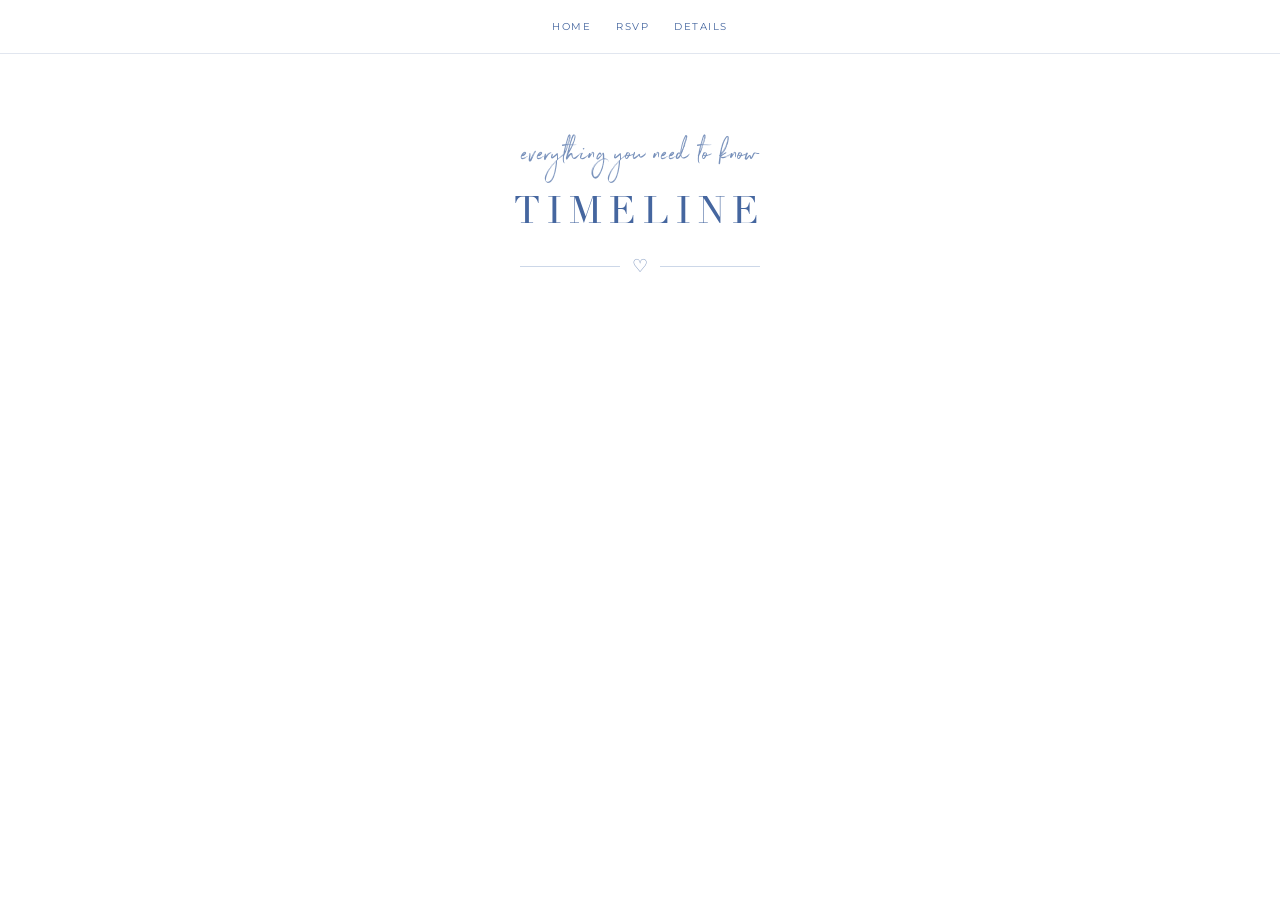
<file: Day_of.html>
<!DOCTYPE html>
<html lang="en">
<head>
  <meta charset="UTF-8">

  <meta
    name="viewport"
    content="width=device-width, initial-scale=1.0"
  >

  <title>Wedding Information | Laura & James</title>

  <link rel="stylesheet" href="wedding.css">
</head>

<body>

  <nav class="navbar">
    <a href="index.html">HOME</a>
    <a href="rsvp.html">RSVP</a>
    <a href="info.html">DETAILS</a>
  </nav>

  <header class="info-header">
    <p class="small-script">everything you need to know</p>
    <h1>TIMELINE</h1>

    <div class="heart-line">
      <span></span>
      <div class="heart">♡</div>
      <span></span>
    </div>
  </header>


</body>
</html>
</file>
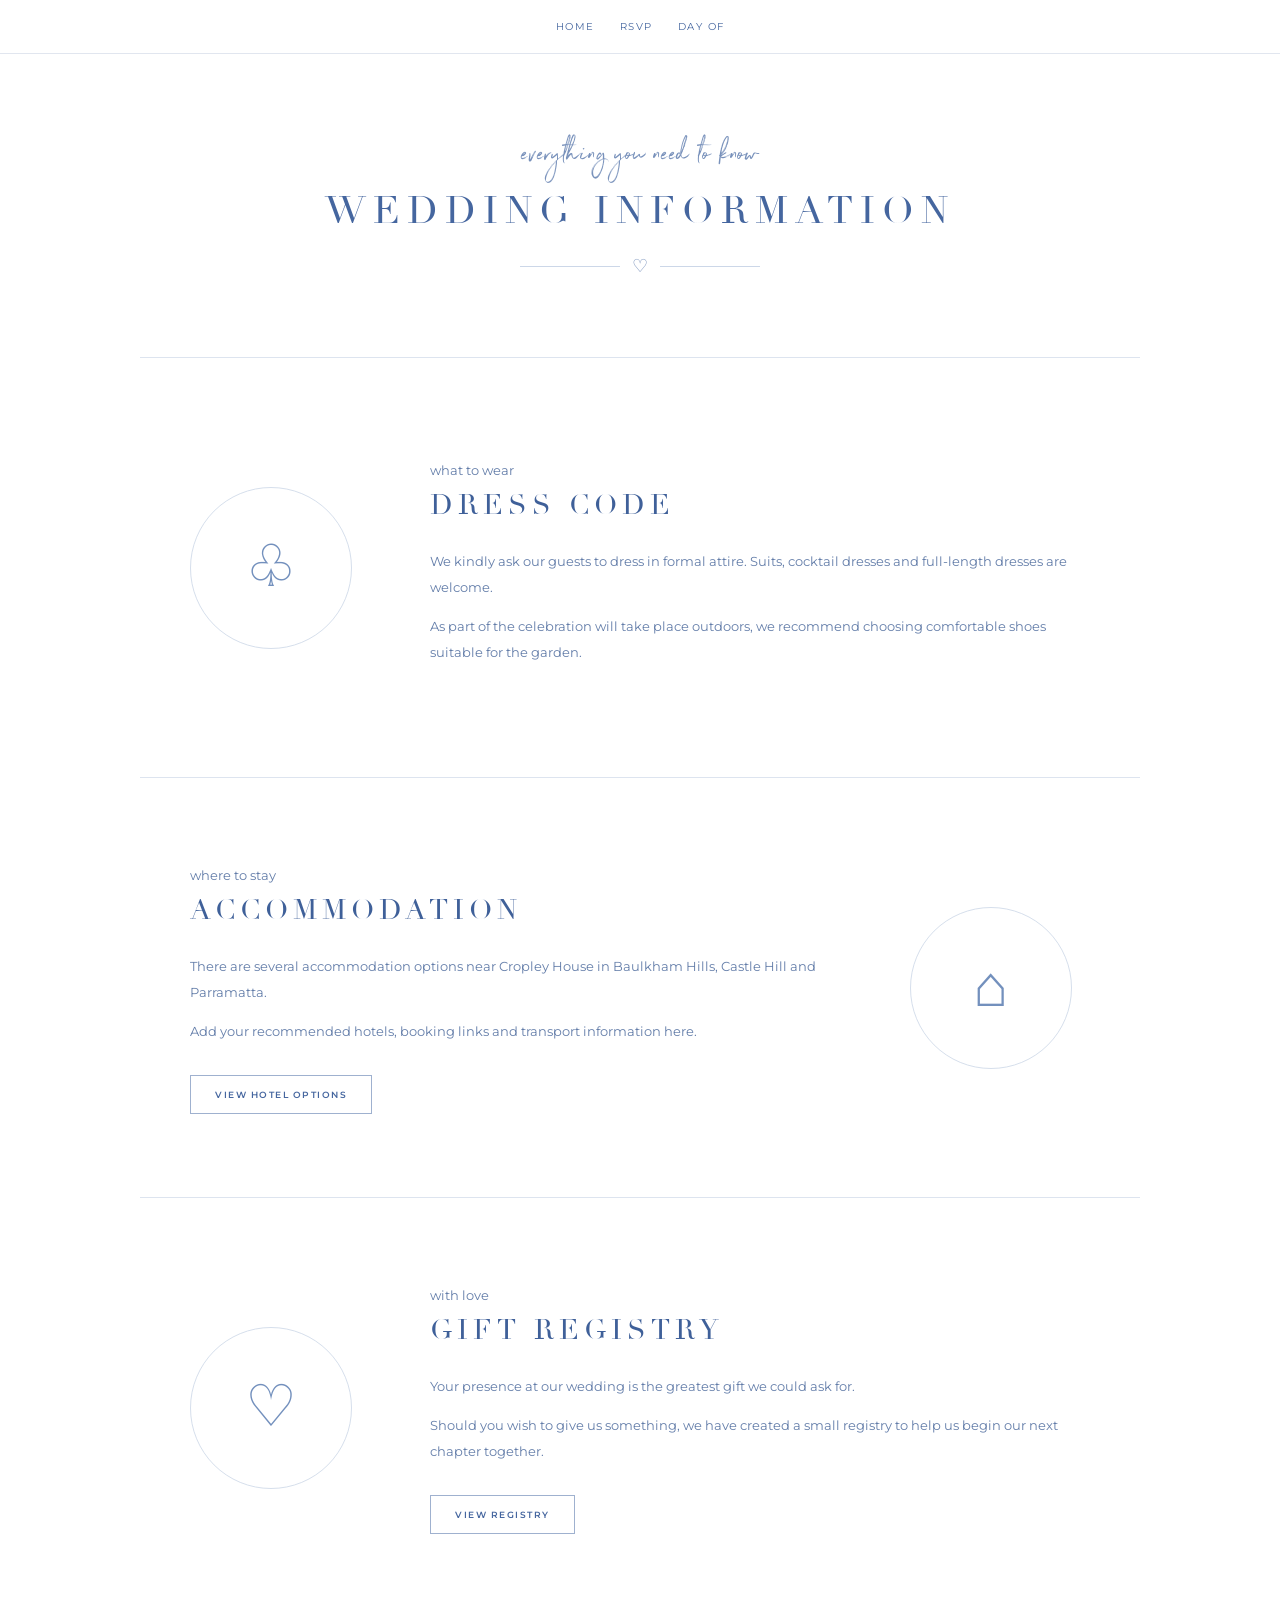
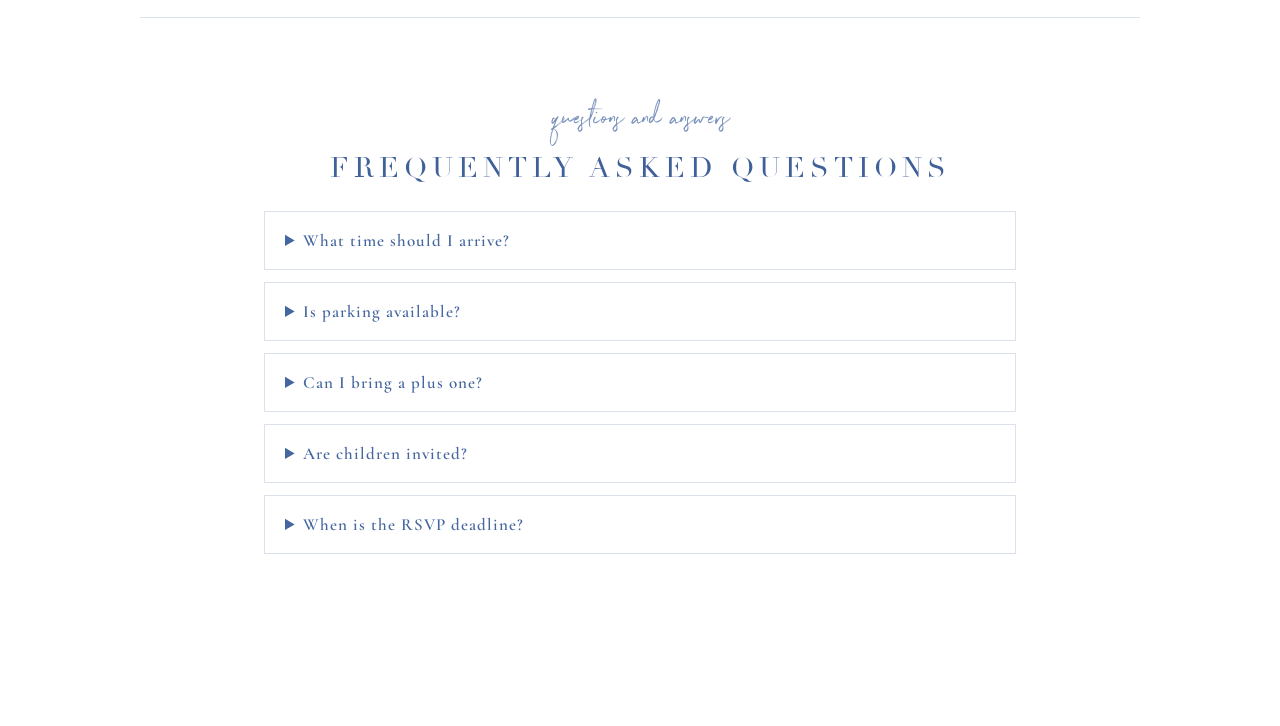
<file: info.html>
<!DOCTYPE html>
<html lang="en">
<head>
  <meta charset="UTF-8">

  <meta
    name="viewport"
    content="width=device-width, initial-scale=1.0"
  >

  <title>Wedding Information | Laura & James</title>

  <link rel="stylesheet" href="wedding.css">
</head>

<body>

  <nav class="navbar">
    <a href="index.html">HOME</a>
    <a href="rsvp.html">RSVP</a>
    <a href="Day_of.html">DAY OF</a>
  </nav>

  <header class="info-header">
    <p class="small-script">everything you need to know</p>
    <h1>WEDDING INFORMATION</h1>

    <div class="heart-line">
      <span></span>
      <div class="heart">♡</div>
      <span></span>
    </div>
  </header>

  <main class="info-page">

    <section class="info-section" id="dress-code">
      <div class="info-icon">♧</div>

      <div class="info-text">
        <p class="section-script">what to wear</p>
        <h2>DRESS CODE</h2>

        <p>
          We kindly ask our guests to dress in formal attire.
          Suits, cocktail dresses and full-length dresses are welcome.
        </p>

        <p>
          As part of the celebration will take place outdoors,
          we recommend choosing comfortable shoes suitable for the garden.
        </p>
      </div>
    </section>

    <section class="info-section reverse" id="accommodation">
      <div class="info-icon">⌂</div>

      <div class="info-text">
        <p class="section-script">where to stay</p>
        <h2>ACCOMMODATION</h2>

        <p>
          There are several accommodation options near Cropley House
          in Baulkham Hills, Castle Hill and Parramatta.
        </p>

        <p>
          Add your recommended hotels, booking links and transport
          information here.
        </p>

        <a href="#" class="info-button">VIEW HOTEL OPTIONS</a>
      </div>
    </section>

    <section class="info-section" id="gift-registry">
      <div class="info-icon">♡</div>

      <div class="info-text">
        <p class="section-script">with love</p>
        <h2>GIFT REGISTRY</h2>

        <p>
          Your presence at our wedding is the greatest gift we could ask for.
        </p>

        <p>
          Should you wish to give us something, we have created a small
          registry to help us begin our next chapter together.
        </p>

        <a href="#" class="info-button">VIEW REGISTRY</a>
      </div>
    </section>

    <section class="faq-section" id="faq">
      <p class="section-script">questions and answers</p>
      <h2>FREQUENTLY ASKED QUESTIONS</h2>

      <details class="faq-item">
        <summary>What time should I arrive?</summary>

        <p>
          Please arrive approximately 20 to 30 minutes before the ceremony.
        </p>
      </details>

      <details class="faq-item">
        <summary>Is parking available?</summary>

        <p>
          Limited parking is available at the venue. Additional transport
          information will be provided closer to the date.
        </p>
      </details>

      <details class="faq-item">
        <summary>Can I bring a plus one?</summary>

        <p>
          Your invitation and RSVP form will show the guests included
          in your invitation.
        </p>
      </details>

      <details class="faq-item">
        <summary>Are children invited?</summary>

        <p>
          Please refer to the names listed on your invitation.
        </p>
      </details>

      <details class="faq-item">
        <summary>When is the RSVP deadline?</summary>

        <p>
          Please RSVP by 1 August 2027.
        </p>
      </details>
    </section>

  </main>

</body>
</html>
</file>
<file: wedding.css>
/* ==================================================
   FONTS
================================================== */

@import url("https://fonts.googleapis.com/css2?family=Allura&family=Cormorant+Garamond:wght@400;500;600&family=Montserrat:wght@400;500;600&display=swap");

@font-face {
  font-family: "Brittany Signature";
  src: url("Fonts/BrittanySignature.ttf") format("truetype");
  font-weight: normal;
  font-style: normal;
}

@font-face {
  font-family: "Northwell";
  src: url("Fonts/Northwell.ttf") format("truetype");
  font-weight: normal;
  font-style: normal;
}

@font-face {
  font-family: "Didot";
  src: url("Fonts/didot.woff2") format("woff2");
  font-weight: normal;
  font-style: normal;
}


/* ==================================================
   GENERAL PAGE STYLING
================================================== */

html {
  scroll-behavior: smooth;
  scroll-padding-top: 90px;
}

body {
  margin: 0;
  background-color: #ffffff;
  color: #45669f;
}

.large {
  width: min(800px, 90%);
  margin: 20px auto;
  border: none;
  border-top: 1px solid #496ba8;
}
.section-divider {
  display: flex;
  align-items: center;
  justify-content: center;
  gap: 12px;

  width: min(320px, 70%);
  margin: 45px auto 25px;

  color: #7891bb;
}

.section-divider span {
  flex: 1;
  height: 1px;
  background: linear-gradient(
    to right,
    transparent,
    #ccd7e8
  );
}

.section-divider span:last-child {
  background: linear-gradient(
    to left,
    transparent,
    #ccd7e8
  );
}

.section-divider div {
  font-size: 20px;
  line-height: 1;
}

/* ==================================================
   NAVBAR
================================================== */

.navbar {
  position: sticky;
  top: 0;
  z-index: 100;

  display: flex;
  justify-content: center;
  align-items: center;
  flex-wrap: wrap;
  gap: 25px;

  padding: 20px;

  font-family: "Montserrat", sans-serif;
  letter-spacing: 2px;

  background-color: rgba(255, 255, 255, 0.96);
  border-bottom: 1px solid #e1e6ef;
}

.navbar a {
  font-family: "Montserrat", sans-serif;
  font-size: 10px;
  letter-spacing: 1.5px;
  text-decoration: none;
  color: #45669f;
}

.navbar a:hover {
  color: #7d98c3;
}


/* ==================================================
   HERO SECTION
================================================== */

.hero {
  position: relative;
  min-height: 700px;
  overflow: hidden;
  padding: 10px 20px;
  text-align: center;
}

.hero-content {
  position: relative;
  z-index: 2;
}

.side-image {
  position: absolute;
  top: 0;
  width: 900px;
  max-width: 65%;
  height: auto;
  z-index: 1;
  pointer-events: none;
}

.left-image {
  left: 0;
}

.right-image {
  right: 0;
}


/* ==================================================
   NAMES AND DATE
================================================== */

#names {
  padding-top: 15px;
  margin: 0;

  font-family: "Brittany Signature", cursive;
  font-size: 100px;
  font-weight: normal;
  text-align: center;
  color: #274c77;
}

.date {
  font-family: "Cormorant Garamond", serif;
  font-size: 18px;
  font-weight: 400;
  letter-spacing: 5px;
  text-transform: uppercase;
  text-align: center;
  color: #274c77;
}

.wedding-intro {
  display: block;
  margin-bottom: 6px;
  font-size: 50px;
  line-height: 1;
}

.couple-names {
  display: block;
  font-size: 90px;
  line-height: 1.15;
}

@media (max-width: 700px) {
  .wedding-intro {
    font-size: 28px;
  }

  .couple-names {
    font-size: 65px;
  }
}


/* ==================================================
   HEART DIVIDER
================================================== */

.heart-line {
  display: flex;
  align-items: center;
  justify-content: center;
  gap: 12px;

  width: 240px;
  margin: 20px auto;
}

.heart-line span {
  flex: 1;
  height: 1px;
  background-color: #ccd7e8;
}

.heart {
  font-size: 18px;
  color: #7891bb;
}


/* ==================================================
   COUNTDOWN
================================================== */
.countdown-section {
  padding: 24px 20px 30px;
  text-align: center;
}

.countdown-section h2 {
  margin: 0 0 18px;
  font-family: "Cormorant Garamond", serif;
  font-size: 20px;
  font-weight: 400;
  letter-spacing: 1px;
  color: #45669f;
}

.countdown {
  display: flex;
  align-items: center;
  justify-content: center;
  gap: 0;
  margin: 0 auto 22px;
  font-family: "Montserrat", sans-serif;
  color: #355a9a;
}

.countdown-item {
  display: flex;
  flex-direction: column;
  min-width: 58px;
  padding: 0 15px;
  text-align: center;
  border-right: 1px solid #d7deea;
}

.countdown-item:last-child {
  border-right: none;
}

.countdown-item span {
  font-family: "Cormorant Garamond", serif;
  font-size: 26px;
  font-weight: 500;
  line-height: 1;
  letter-spacing: 1px;
}

.countdown-item small {
  margin-top: 7px;
  font-family: "Montserrat", sans-serif;
  font-size: 7px;
  font-weight: 600;
  letter-spacing: 1.5px;
  text-transform: uppercase;
}

.calendar-buttons {
  display: flex;
  justify-content: center;
  flex-wrap: wrap;
  gap: 10px;
}

.calendar-button {
  display: inline-block;
  padding: 10px 16px;
  font-family: "Montserrat", sans-serif;
  font-size: 9px;
  letter-spacing: 1px;
  text-decoration: none;
  color: #45669f;
  background: transparent;
  border: 1px solid #9fb1cf;
  cursor: pointer;
}

.calendar-button:hover {
  color: #ffffff;
  background-color: #45669f;
}

.wedding-message {
  margin: 0;
  font-family: "Cormorant Garamond", serif;
  font-size: 24px;
}

/* ==================================================
   SCRIPT TEXT
================================================== */

.small-script,
.section-script {
  margin: 0;

  font-family: "Northwell", "Allura", cursive;
  font-size: 30px;
  font-weight: normal;
  color: #7891bb;
}


/* ==================================================
   VENUE SECTION
================================================== */

.venue-section {
  width: 100%;
  padding: 80px 20px 25px;
  box-sizing: border-box;

  text-align: center;
  background-color: #ffffff;
}

.venue-content {
  max-width: 900px;
  margin: 0 auto;
}

.venue-content h2 {
  margin: 0;

  font-family: "Didot", "Cormorant Garamond", serif;
  font-size: 34px;
  font-weight: 400;
  letter-spacing: 7px;
  color: #365a98;
}

.location {
  margin: 5px 0 12px;

  font-family: "Montserrat", sans-serif;
  font-size: 9px;
  font-weight: 400;
  letter-spacing: 3px;
  color: #365a98;
}

.venue-image {
  display: block;
  width: min(760px, 100%);
  height: auto;
  margin: 0 auto;
}

.venue-message {
  margin: 10px 0 0;

  font-family: "Montserrat", sans-serif;
  font-size: 12px;
  font-weight: 400;
  line-height: 1.6;
  letter-spacing: 1px;
  color: #365a98;
}

.venue-heart {
  margin-top: 8px;
  font-size: 23px;
  color: #7a98c9;
}


/* ==================================================
   INFORMATION CARDS
================================================== */

.information-section {
  position: relative;
  width: 100%;
  padding: 55px 35px 35px;
  box-sizing: border-box;
  overflow: hidden;

  text-align: center;
  background-color: #ffffff;
}

.information-grid {
  display: grid;
  grid-template-columns: repeat(6, minmax(0, 1fr));
  gap: 16px;
  width: 100%;
  max-width: 1900px;
  margin: 0 auto;
  align-items: stretch;
}

.information-card {
  width: 100%;
  min-width: 0;
  min-height: 280px;
  box-sizing: border-box;

  padding: 24px 16px 20px;

  display: flex;
  flex-direction: column;
  align-items: center;

  text-align: center;
  text-decoration: none;

  color: #496ba7;
  background-color: rgba(255, 255, 255, 0.88);

  border: 1px solid #d9deea;
  border-radius: 5px;
}

.information-card:hover {
  transform: translateY(-5px);
  background-color: #ffffff;
  box-shadow: 0 10px 25px rgba(67, 97, 145, 0.12);
}

.information-card svg {
  width: 38px;
  height: 38px;
  margin-bottom: 19px;

  stroke-width: 1.2;
  color: #6988bd;
}

.information-card h3 {
  margin: 0 0 17px;

  font-family: "Cormorant Garamond", serif;
  font-size: 15px;
  font-weight: 600;
  letter-spacing: 1.5px;
  color: #3f6099;
}

.information-card p {
  margin: 0;

  font-family: "Montserrat", sans-serif;
  font-size: 11px;
  line-height: 1.75;
  letter-spacing: 0.3px;
  color: #6982ae;
}

.information-card span {
  margin-top: auto;
  padding-top: 22px;

  font-family: "Montserrat", sans-serif;
  font-size: 8px;
  font-weight: 600;
  letter-spacing: 1.4px;
  color: #42639d;
}

.clip_art {
  width: 80px;
  height: 80px;
  object-fit: contain;
  display: block;
  margin-bottom: 18px;
}

.information-card h3,
.information-card p {
  max-width: 100%;
  overflow-wrap: break-word;
}


/* ==================================================
   INFORMATION FOOTER
================================================== */

.information-footer {
  position: relative;
  z-index: 2;

  margin-top: 38px;
  padding-bottom: 5px;
}

.information-footer p {
  margin: 0 0 12px;

  font-family: "Northwell", "Allura", cursive;
  font-size: 32px;
  font-weight: normal;
  color: #6684b7;
}

.heart-divider {
  display: flex;
  align-items: center;
  justify-content: center;
  gap: 8px;

  width: 230px;
  margin: 0 auto;

  color: #7390bd;
}

.heart-divider span {
  flex: 1;
  height: 1px;
  background-color: #ccd7e8;
}

.heart-divider div {
  font-size: 18px;
  line-height: 1;
}

.small-heart {
  margin-top: 3px;
  font-size: 15px;
  color: #6e8dc1;
}


/* ==================================================
   INFORMATION PAGE HEADER
================================================== */

.info-header {
  padding: 80px 20px 60px;
  text-align: center;
}

.info-header h1 {
  margin: 5px 0 20px;

  font-family: "Didot", "Cormorant Garamond", serif;
  font-size: 38px;
  font-weight: 400;
  letter-spacing: 7px;
}

.info-page {
  max-width: 1000px;
  margin: 0 auto;
  padding: 0 25px 80px;
}


/* ==================================================
   INFORMATION PAGE SECTIONS
================================================== */

.info-section {
  display: grid;
  grid-template-columns: 180px 1fr;
  align-items: center;
  gap: 60px;

  min-height: 420px;
  padding: 70px 50px;
  box-sizing: border-box;

  border-top: 1px solid #dde4ef;
}

.info-section.reverse {
  grid-template-columns: 1fr 180px;
}

.info-section.reverse .info-icon {
  grid-column: 2;
  grid-row: 1;
}

.info-section.reverse .info-text {
  grid-column: 1;
  grid-row: 1;
}

.info-icon {
  display: flex;
  align-items: center;
  justify-content: center;

  width: 160px;
  height: 160px;

  font-family: "Cormorant Garamond", serif;
  font-size: 58px;
  color: #7390bd;

  border: 1px solid #d6dfec;
  border-radius: 50%;
}

.info-text h2,
.faq-section h2 {
  margin: 5px 0 25px;

  font-family: "Didot", "Cormorant Garamond", serif;
  font-size: 28px;
  font-weight: 400;
  letter-spacing: 5px;
  color: #3f6099;
}

.info-text p {
  font-family: "Montserrat", sans-serif;
  font-size: 13px;
  line-height: 2;
  color: #637da9;
}

.info-button {
  display: inline-block;
  margin-top: 18px;
  padding: 13px 24px;

  font-family: "Montserrat", sans-serif;
  font-size: 9px;
  font-weight: 600;
  letter-spacing: 1.5px;

  text-decoration: none;
  color: #45669f;

  border: 1px solid #9fb1cf;
  transition:
    color 0.25s ease,
    background-color 0.25s ease;
}

.info-button:hover {
  color: #ffffff;
  background-color: #45669f;
}


/* ==================================================
   FAQ SECTION
================================================== */

.faq-section {
  padding: 80px 50px;
  text-align: center;
  border-top: 1px solid #dde4ef;
}

.faq-item {
  max-width: 750px;
  margin: 12px auto;

  font-family: "Montserrat", sans-serif;
  text-align: left;

  border: 1px solid #dbe2ed;
  background-color: rgba(255, 255, 255, 0.9);
}

.faq-item summary {
  padding: 18px 20px;

  font-family: "Cormorant Garamond", serif;
  font-size: 17px;
  font-weight: 600;
  letter-spacing: 1px;
  color: #45669f;

  cursor: pointer;
}

.faq-item p {
  margin: 0;
  padding: 0 20px 20px;

  font-size: 12px;
  line-height: 1.8;
  color: #667fa8;
}


/* ==================================================
   TABLET RESPONSIVE STYLING
================================================== */

@media (max-width: 1000px) {
  .information-grid {
    grid-template-columns: repeat(3, 1fr);
  }

  .side-image {
    width: 650px;
  }
}


/* ==================================================
   MOBILE RESPONSIVE STYLING
================================================== */

@media (max-width: 700px) {
  .navbar {
    gap: 12px;
    padding: 15px 10px;
  }

  .navbar a {
    font-size: 8px;
  }

  #names {
    font-size: 65px;
  }

  .date {
    font-size: 14px;
    letter-spacing: 3px;
  }

  .hero {
    min-height: 550px;
  }

  .side-image {
    width: 400px;
    max-width: 80%;
    opacity: 0.7;
  }

  .countdown-section {
    padding: 18px 10px 25px;
  }

  .countdown-item {
    min-width: 48px;
    padding: 0 9px;
  }

  .countdown-item span {
    font-size: 23px;
  }

  .countdown-item small {
    font-size: 6px;
    letter-spacing: 1px;
  }

  .venue-section {
    padding: 30px 10px 20px;
  }

  .small-script,
  .section-script {
    font-size: 26px;
  }

  .venue-content h2 {
    font-size: 24px;
    letter-spacing: 4px;
  }

  .location {
    font-size: 8px;
    letter-spacing: 2px;
  }

  .venue-message {
    font-size: 10px;
  }

  .information-section {
    padding: 35px 18px 30px;
  }

  .information-grid {
    grid-template-columns: repeat(2, 1fr);
  }

  .information-card {
    min-height: 250px;
  }

  .info-header {
    padding: 55px 15px 40px;
  }

  .info-header h1 {
    font-size: 27px;
    letter-spacing: 4px;
  }

  .info-section,
  .info-section.reverse {
    display: flex;
    flex-direction: column;
    gap: 30px;

    min-height: auto;
    padding: 55px 20px;

    text-align: center;
  }

  .info-section.reverse .info-icon,
  .info-section.reverse .info-text {
    grid-column: auto;
    grid-row: auto;
  }

  .info-icon {
    width: 115px;
    height: 115px;
    font-size: 42px;
  }

  .info-text h2,
  .faq-section h2 {
    font-size: 23px;
    letter-spacing: 3px;
  }

  .faq-section {
    padding: 55px 10px;
  }
}


/* ==================================================
   SMALL PHONE RESPONSIVE STYLING
================================================== */

@media (max-width: 480px) {
  .information-grid {
    grid-template-columns: 1fr;
  }

  .information-card {
    min-height: 230px;
  }

  .information-footer p {
    font-size: 27px;
  }

  .countdown-item {
    min-width: 42px;
    padding: 0 6px;
  }

  .countdown-item span {
    font-size: 21px;
  }

  .heart-line {
    width: 200px;
  }
}


/* ====================================
=                 RSVP                =
==================================== */
.code-modal {
  position: fixed;
  inset: 0;
  z-index: 1000;

  display: flex;
  align-items: center;
  justify-content: center;

  padding: 20px;
  box-sizing: border-box;

  background-color: rgba(245, 248, 252, 0.94);
}

.code-modal.hidden {
  display: none;
}

.code-modal-content {
  width: min(460px, 100%);
  padding: 55px 45px;
  box-sizing: border-box;

  text-align: center;
  background-color: #ffffff;

  border: 1px solid #d6dfec;
  box-shadow: 0 18px 50px rgba(55, 82, 125, 0.12);
}

.code-modal-content h1,
.rsvp-header h1 {
  margin: 6px 0 22px;

  font-family: "Didot", "Cormorant Garamond", serif;
  font-size: 34px;
  font-weight: 400;
  letter-spacing: 7px;
  color: #365a98;
}

.code-modal-content p,
.rsvp-header p,
.success-message p {
  font-family: "Montserrat", sans-serif;
  font-size: 12px;
  line-height: 1.8;
  color: #6982ae;
}

.code-modal-content input,
.contact-section input,
.field-group input,
.dietary-section textarea {
  width: 100%;
  padding: 14px;
  box-sizing: border-box;

  font-family: "Montserrat", sans-serif;
  font-size: 13px;
  color: #45669f;

  background-color: #ffffff;
  border: 1px solid #cdd8e8;
  outline: none;
}

.code-modal-content input {
  margin-top: 14px;
  text-align: center;
  letter-spacing: 2px;
  text-transform: uppercase;
}

.code-modal-content input:focus,
.contact-section input:focus,
.field-group input:focus,
.dietary-section textarea:focus {
  border-color: #7896c5;
}

.code-modal-content button,
.rsvp-submit {
  margin-top: 22px;
  padding: 14px 30px;

  font-family: "Montserrat", sans-serif;
  font-size: 9px;
  font-weight: 600;
  letter-spacing: 1.8px;

  color: #ffffff;
  background-color: #45669f;

  border: 1px solid #45669f;
  cursor: pointer;
}

.code-modal-content button:disabled,
.rsvp-submit:disabled {
  opacity: 0.6;
  cursor: wait;
}

.form-error {
  min-height: 20px;
  margin: 12px 0 0;
  color: #a44b55 !important;
}

.rsvp-page {
  display: none;
  max-width: 900px;
  margin: 0 auto;
  padding: 80px 25px;
}

.rsvp-page.active {
  display: block;
}

.rsvp-header {
  margin-bottom: 50px;
  text-align: center;
}

.guest-card {
  margin-bottom: 22px;
  padding: 35px;
  box-sizing: border-box;

  background-color: #ffffff;
  border: 1px solid #d9e1ed;
}

.guest-card h2 {
  margin: 0 0 25px;

  font-family: "Cormorant Garamond", serif;
  font-size: 25px;
  font-weight: 500;
  letter-spacing: 2px;
  color: #3f6099;
}

.attendance-options {
  display: flex;
  gap: 15px;
  margin-bottom: 25px;
}

.attendance-choice {
  flex: 1;

  display: flex;
  align-items: center;
  justify-content: center;
  gap: 10px;

  padding: 16px;
  box-sizing: border-box;

  font-family: "Montserrat", sans-serif;
  font-size: 11px;
  color: #637da9;

  border: 1px solid #d6dfec;
  cursor: pointer;
}

.attendance-choice:has(input:checked) {
  color: #ffffff;
  background-color: #6988bd;
  border-color: #6988bd;
}

.attendance-choice input {
  accent-color: #45669f;
}

.field-group,
.dietary-section,
.contact-section {
  margin-top: 22px;
}

.field-group label,
.dietary-section label,
.contact-section label {
  display: block;
  margin-bottom: 9px;

  font-family: "Montserrat", sans-serif;
  font-size: 10px;
  font-weight: 600;
  letter-spacing: 1px;
  color: #45669f;
}

.dietary-section textarea {
  min-height: 100px;
  resize: vertical;
}

.contact-section {
  max-width: 500px;
  margin: 35px auto;
}

.rsvp-submit {
  display: block;
  margin: 30px auto 0;
}

.success-message {
  display: none;
  padding: 70px 20px;
  text-align: center;
}

.success-message.active {
  display: block;
}

.success-message h2 {
  font-family: "Didot", "Cormorant Garamond", serif;
  font-size: 28px;
  font-weight: 400;
  letter-spacing: 5px;
  color: #365a98;
}

[hidden] {
  display: none !important;
}

@media (max-width: 650px) {
  .code-modal-content {
    padding: 40px 22px;
  }

  .rsvp-page {
    padding: 55px 15px;
  }

  .guest-card {
    padding: 25px 18px;
  }

  .attendance-options {
    flex-direction: column;
  }

  .code-modal-content h1,
  .rsvp-header h1 {
    font-size: 27px;
    letter-spacing: 4px;
  }
}


.success-message {
  display: none;
  padding: 70px 20px;
  text-align: center;
}

.success-message.active {
  display: block;
}

/* ====================================
=           Save the Date             =
==================================== */

.save-the-date-message {
  max-width: 700px;
  margin: 0 auto;
  padding: 20px 5px;
  text-align: center;
}

.save-the-date-message h2 {
  margin: 5px 0 5px;
  font-family: "Didot", "Cormorant Garamond", serif;
  font-size: 32px;
  font-weight: 400;
  letter-spacing: 6px;
  color: #365a98;
}

.save-the-date-message p {
  font-family: "Montserrat", sans-serif;
  font-size: 13px;
  line-height: 2;
  color: #637da9;
}

.invitation-note {
  margin-top: 5px;
  font-size: 10px !important;
  font-weight: 600;
  letter-spacing: 2px;
  text-transform: uppercase;
}
</file>
